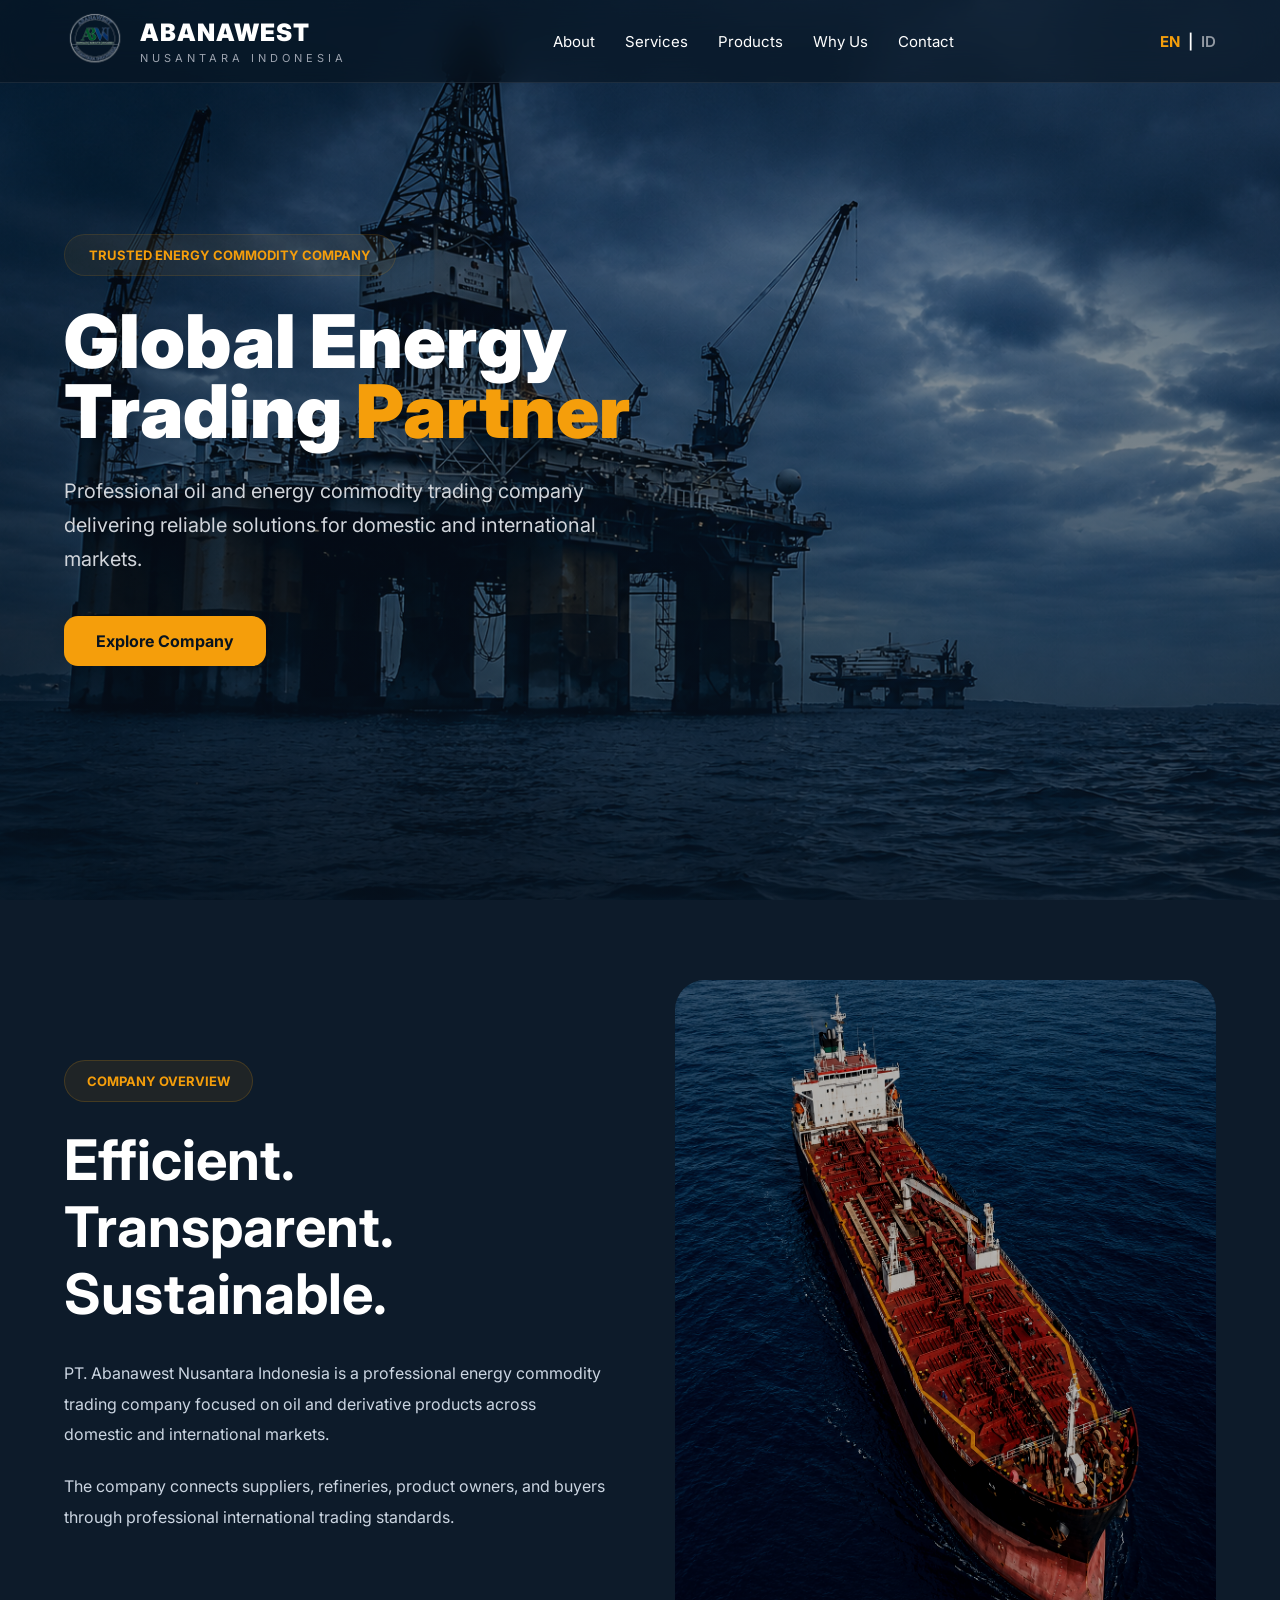
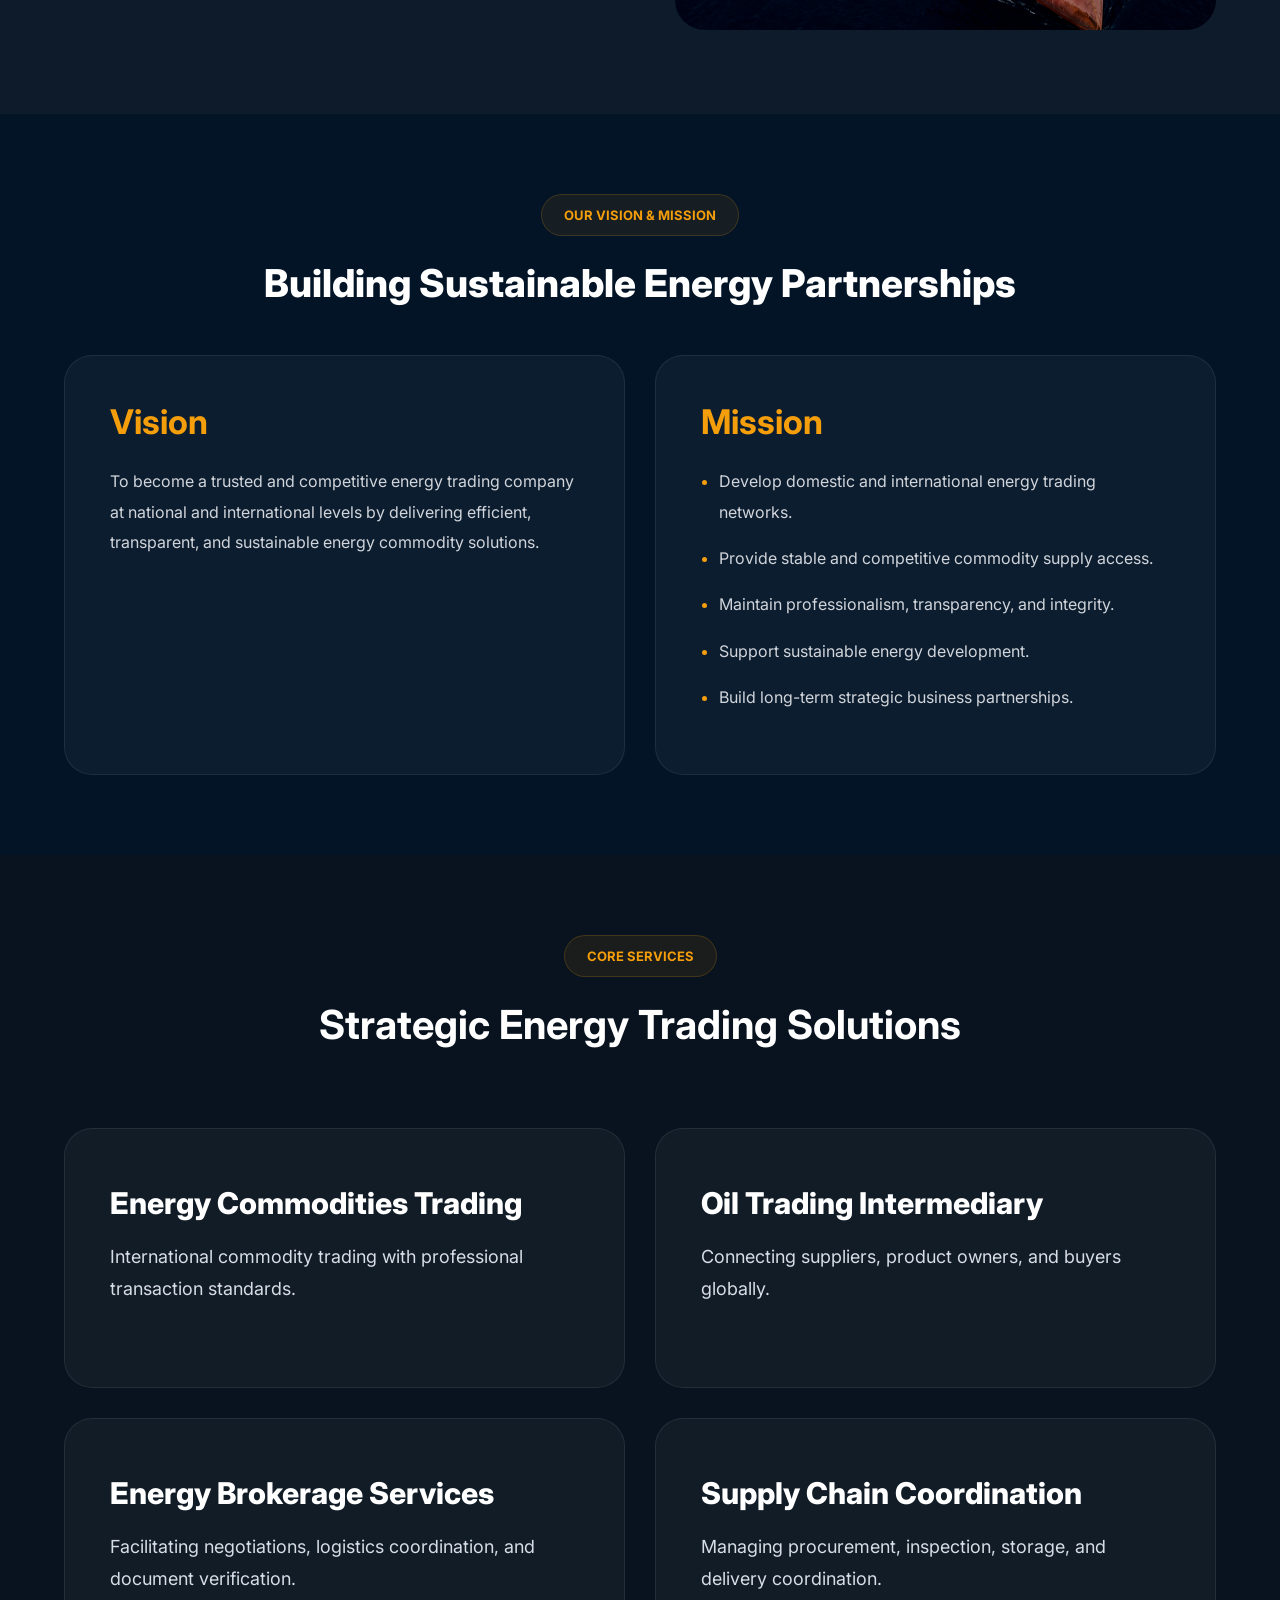
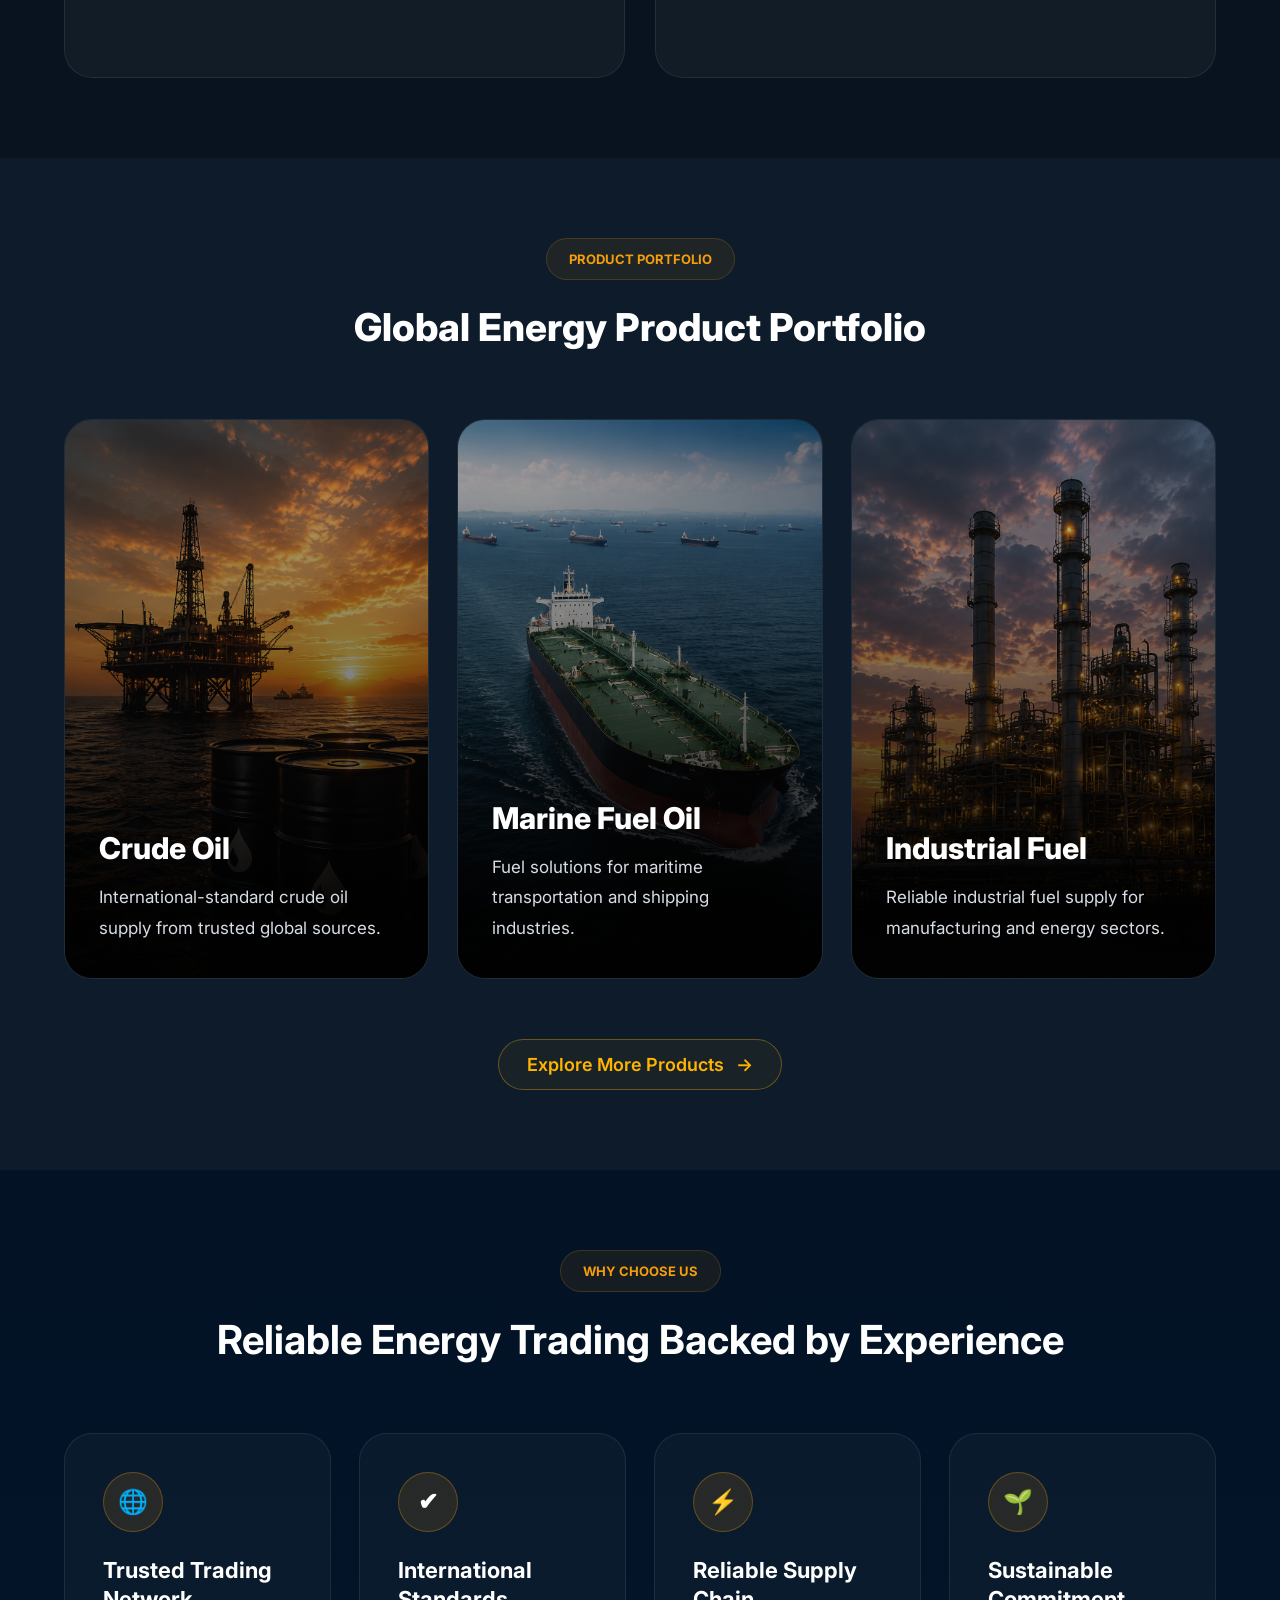
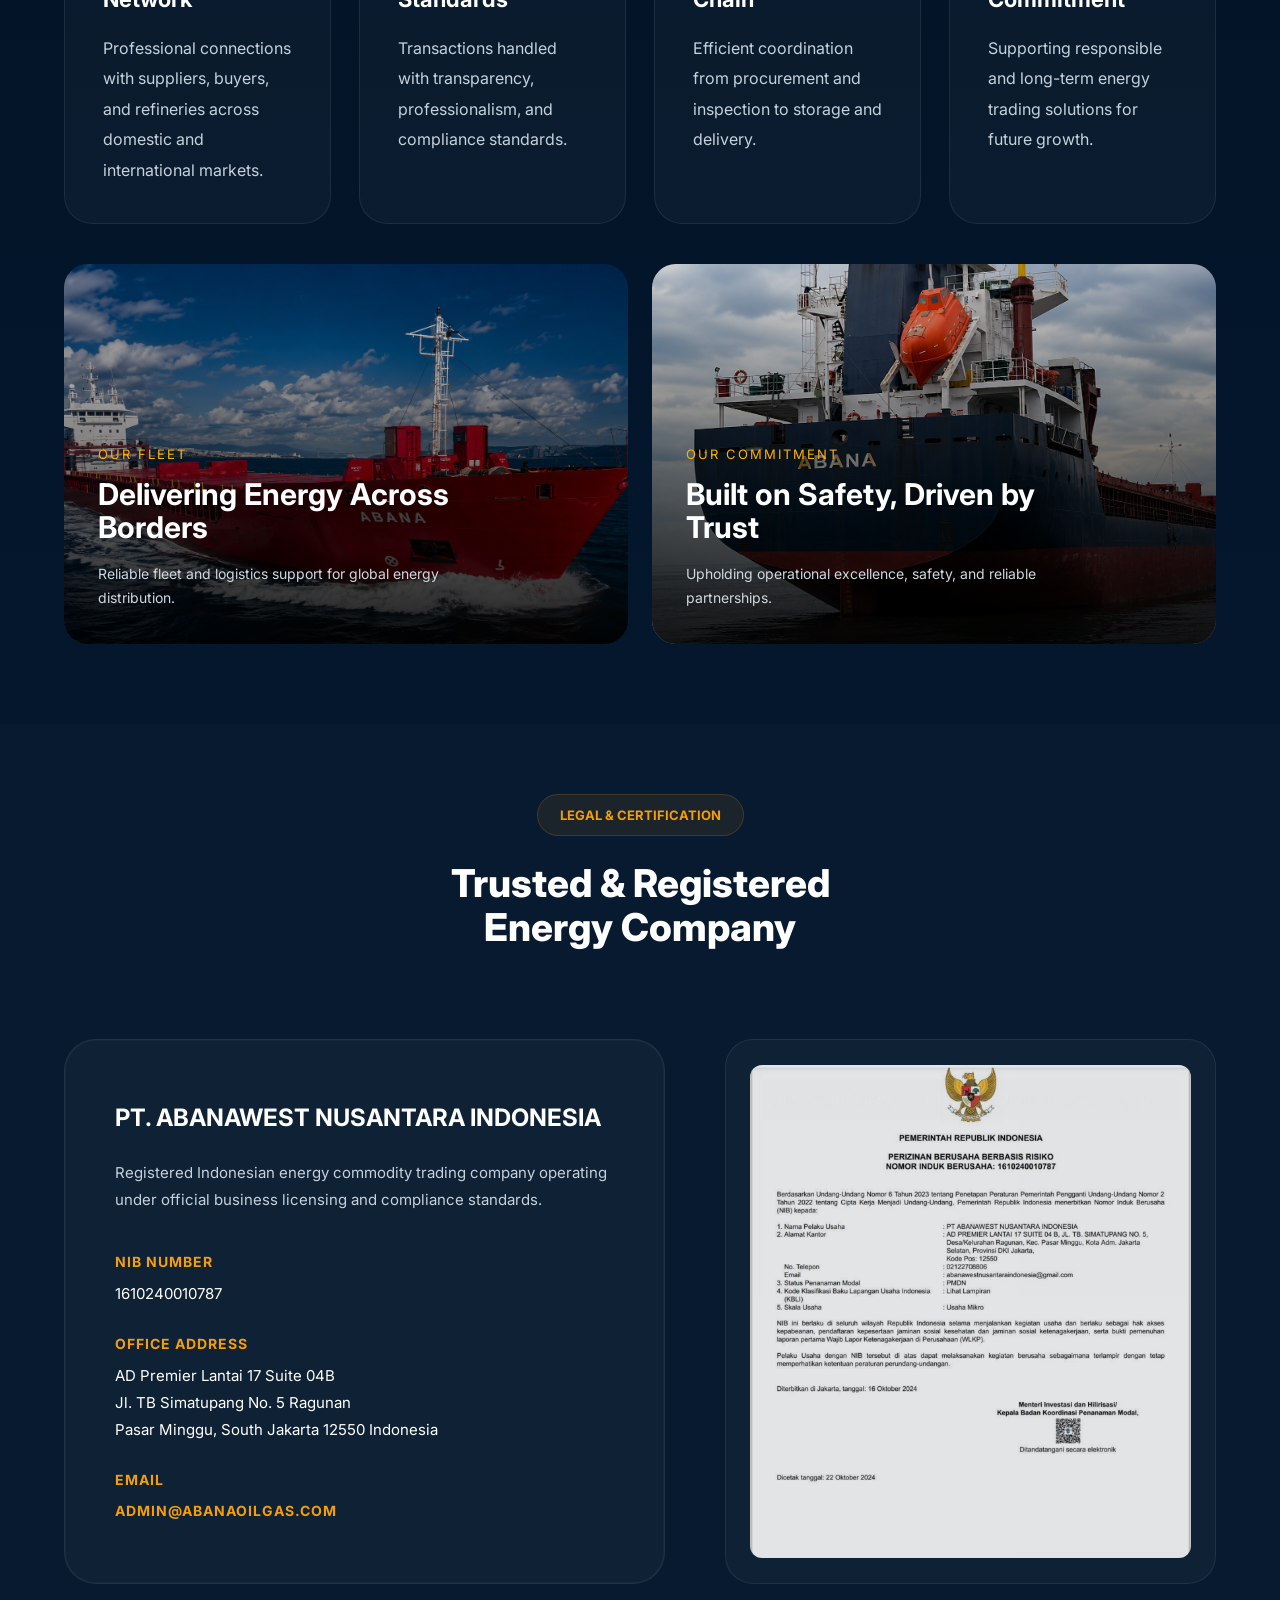
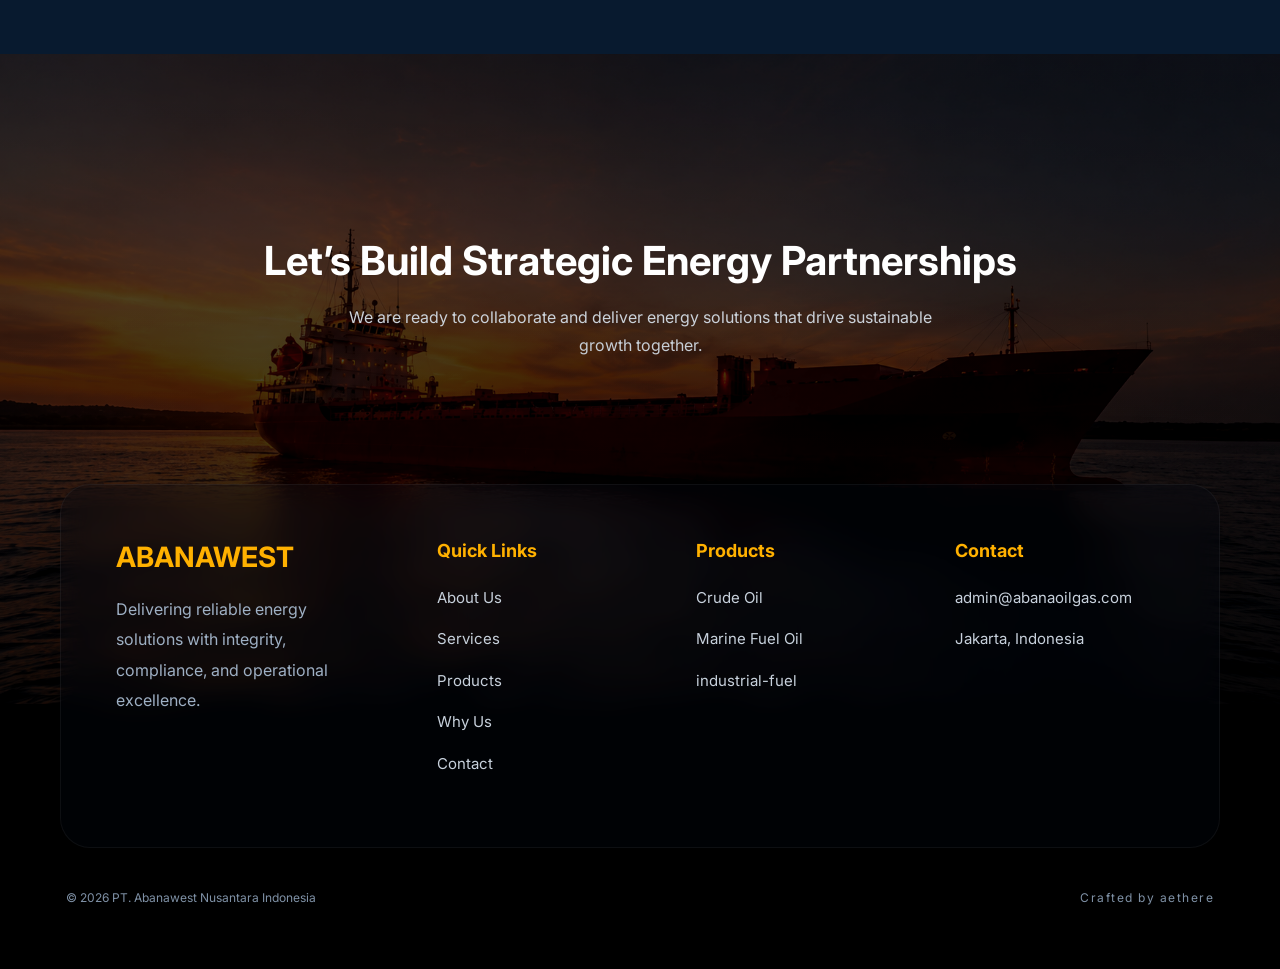
<file: index.html>
<!DOCTYPE html>
<html lang="en">

<head>

  <meta charset="UTF-8"/>

  <meta
    name="viewport"
    content="width=device-width, initial-scale=1.0"
  />

  <title>
    PT. Abanawest Nusantara Indonesia
  </title>

  <!-- GOOGLE FONT -->
  <link rel="preconnect" href="https://fonts.googleapis.com">

  <link
    rel="preconnect"
    href="https://fonts.gstatic.com"
    crossorigin
  >

  <link
    href="https://fonts.googleapis.com/css2?family=Inter:wght@300;400;500;600;700;800;900&display=swap"
    rel="stylesheet"
  >

  <!-- CSS -->
  <link rel="stylesheet" href="style.css"/>

</head>

<body>


  <!-- ========================= -->
  <!-- NAVBAR -->
  <!-- ========================= -->

  <header class="navbar">

    <div class="container nav-wrapper">

      <div class="logo-area">
        </a>

        <img
          src="images/abanalogo.png"
          alt="Abanawest Logo"
        >

        <div class="logo-text">

          <h1>
            ABANAWEST
          </h1>

          <p>
            NUSANTARA INDONESIA
          </p>

        </div>

      </div>


      <nav class="nav-menu">

        <a href="#about">
          About
        </a>

        <a href="#services">
          Services
        </a>

        <a href="#products">
          Products
        </a>

        <a href="#why-us">
          Why Us
        </a>
        
<a href="#footer-contact">
  Contact
</a>
      </nav>


      <div class="right-navbar">

        <div class="language-switcher">

          <span class="lang active" data-lang="en">
            EN
          </span>

          <span>|</span>

          <span class="lang" data-lang="id">
            ID
          </span>

        </div>

        <div class="mobile-menu-btn">

          ☰

        </div>

      </div>

    </div>

  </header>



  <!-- ========================= -->
  <!-- HERO -->
  <!-- ========================= -->

  <section class="hero">

    <div class="hero-overlay"></div>

    <div class="container hero-content">

      <div class="hero-text">

        <span class="hero-badge">

          TRUSTED ENERGY COMMODITY COMPANY

        </span>

        <h1
        data-en="Global Energy <span class='white-text'>Trading</span> <span>Partner</span>"

        data-id="Mitra Perdagangan Energi Global">

        Global Energy <span class="white-text">Trading</span> <span>Partner</span>

        </h1>


        <p

        data-en="Professional oil and energy commodity trading company delivering reliable solutions for domestic and international markets."

        data-id="Perusahaan perdagangan komoditas minyak dan energi profesional yang menyediakan solusi terpercaya untuk pasar domestik dan internasional.">

        Professional oil and energy commodity trading company delivering reliable solutions for domestic and international markets.

        </p>

        <div class="hero-buttons">

          <a
            href="#about"
            class="btn-primary"
          >
            Explore Company
          </a>
        </div>

      </div>

    </div>

  </section>


 <!-- ========================= -->
<!-- ABOUT -->
<!-- ========================= -->

<section
  class="about"
  id="about"
>

  <div class="container about-grid">

    <div class="about-text">

      <span class="section-tag">
        COMPANY OVERVIEW
      </span>

      <h2>

        Efficient.
        Transparent.
        Sustainable.

      </h2>

      <p class="about-p1">

        PT. Abanawest Nusantara Indonesia is a
        professional energy commodity trading
        company focused on oil and derivative
        products across domestic and
        international markets.

      </p>

      <p class="about-p2">

        The company connects suppliers,
        refineries, product owners,
        and buyers through professional
        international trading standards.

      </p>

    </div>

    <div class="about-image">

      <img
        src="images/tanker.jpg"
        alt="Oil Industry"
      >

    </div>

  </div>

</section>



<!-- ========================= -->
<!-- VISION MISSION -->
<!-- ========================= -->

<section
  class="vision-mission"
  id="vision-mission"
>

  <div class="container">

    <div class="section-title center">

      <span class="section-tag">
        OUR VISION & MISSION
      </span>

      <h2 class="vision-title">
        Building Sustainable
        Energy Partnerships
      </h2>

    </div>


    <div class="vm-grid">


      <!-- VISION -->

      <div class="vm-card">

        <h3 class="vision-heading">
          Vision
        </h3>

        <p class="vision-text">

          To become a trusted and competitive
          energy trading company at national
          and international levels by delivering
          efficient, transparent, and sustainable
          energy commodity solutions.

        </p>

      </div>



      <!-- MISSION -->

      <div class="vm-card">

        <h3 class="mission-heading">
          Mission
        </h3>

        <ul class="mission-list">

          <li>
            Develop domestic and international
            energy trading networks.
          </li>

          <li>
            Provide stable and competitive
            commodity supply access.
          </li>

          <li>
            Maintain professionalism,
            transparency, and integrity.
          </li>

          <li>
            Support sustainable
            energy development.
          </li>

          <li>
            Build long-term strategic
            business partnerships.
          </li>

        </ul>

      </div>

    </div>

  </div>

</section>


  <!-- ========================= -->
  <!-- SERVICES -->
  <!-- ========================= -->

  <section
    class="services"
    id="services"
  >

    <div class="container">

      <div class="section-title">

        <span class="section-tag">
          CORE SERVICES
        </span>

<h2 class="services-heading">

  Strategic Energy
  Trading Solutions

</h2>

      </div>

      <div class="service-grid">

        <div class="service-card">

          <h3>
            Energy Commodities Trading
          </h3>

          <p>

            International commodity trading
            with professional transaction
            standards.

          </p>

        </div>

        <div class="service-card">

          <h3>
            Oil Trading Intermediary
          </h3>

          <p>

            Connecting suppliers,
            product owners,
            and buyers globally.

          </p>

        </div>

        <div class="service-card">

          <h3>
            Energy Brokerage Services
          </h3>

          <p>

            Facilitating negotiations,
            logistics coordination,
            and document verification.

          </p>

        </div>

        <div class="service-card">

          <h3>
            Supply Chain Coordination
          </h3>

          <p>

            Managing procurement,
            inspection,
            storage,
            and delivery coordination.

          </p>

        </div>

      </div>

    </div>

  </section>



  <!-- ========================= -->
<!-- PRODUCTS -->
<!-- ========================= -->

<section class="products-section" id="products">

  <div class="container">

    <div class="section-title center">

      <span class="section-tag">
        PRODUCT PORTFOLIO
      </span>

      <h2 class="products-heading">
        Global Energy Product Portfolio
      </h2>

    </div>
    
    <div class="products-grid">

      <!-- CRUDE OIL -->

   <div class="product-card">

  <img
    src="images/crude-oil.jpg"
    alt="Crude Oil"
  >

  <div class="product-overlay"></div>

  <div class="product-content">

    <h3 class="product-title-2">
      Crude Oil
    </h3>

    <p class="product-desc-2">

      International-standard crude oil supply
      from trusted global sources.

    </p>

  </div>

</div>



      <!-- MARINE -->

    <div class="product-card">

  <img
    src="images/marine-fuel-oil.jpg"
    alt="Marine Fuel Oil"
  >

  <div class="product-overlay"></div>

  <div class="product-content">

    <h3 class="product-title-3">
      Marine Fuel Oil
    </h3>

    <p class="product-desc-3">

      Fuel solutions for maritime transportation
      and shipping industries.

    </p>

  </div>

</div>



      <!-- INDUSTRIAL -->
<div class="product-card">

  <img
    src="images/industrial-fuel.jpg"
    alt="Industrial Fuel"
  >

  <div class="product-overlay"></div>

  <div class="product-content">

    <h3 class="product-title-4">
      Industrial Fuel
    </h3>

    <p class="product-desc-4">

      Reliable industrial fuel supply for
      manufacturing and energy sectors.

    </p>

  </div>

</div>


    </div>
<div class="products-more">

  <a href="renewable-energy.html" class="more-products-btn">

    Explore More Products
    <span>→</span>

  </a>

</div>
  </div>

</section>  


<!-- ========================= -->
<!-- WHY US -->
<!-- ========================= -->

<section class="why-section" id="why-us">

  <div class="container">

    <!-- TOP -->

<div class="why-top">

  <div class="why-title-wrap">

    <div class="section-tag">
      WHY CHOOSE US
    </div>

    <h2 class="why-heading">
      Reliable Energy Trading Backed by Experience
    </h2>

  </div>

</div>


    <!-- GRID -->

    <div class="why-grid">

      <!-- CARD 1 -->

      <div class="why-card">

        <div class="why-icon">
          🌐
        </div>

        <h3>
          Trusted Trading Network
        </h3>

        <p>

          Professional connections with suppliers,
          buyers, and refineries across domestic
          and international markets.

        </p>

      </div>



      <!-- CARD 2 -->

      <div class="why-card">

        <div class="why-icon">
          ✔
        </div>

        <h3>
          International Standards
        </h3>

        <p>

          Transactions handled with transparency,
          professionalism, and compliance standards.

        </p>

      </div>



      <!-- CARD 3 -->

      <div class="why-card">

        <div class="why-icon">
          ⚡
        </div>

        <h3>
          Reliable Supply Chain
        </h3>

        <p>

          Efficient coordination from procurement
          and inspection to storage and delivery.

        </p>

      </div>



      <!-- CARD 4 -->

      <div class="why-card">

        <div class="why-icon">
          🌱
        </div>

        <h3>
          Sustainable Commitment
        </h3>

        <p>

          Supporting responsible and long-term
          energy trading solutions for future growth.

        </p>

      </div>

    </div>



    <!-- SHIP SHOWCASE -->

    <div class="ship-showcase">


      <!-- LEFT -->

      <div class="ship-card">

        <img
          src="images/ship-red.jpg"
          alt="ABANA Ship"
        >

<div class="ship-overlay">

  <span class="fleet-label-1">
    OUR FLEET
  </span>

  <h3 class="fleet-title-1">

    Delivering Energy
    Across Borders

  </h3>

  <p class="fleet-desc-1">

    Reliable fleet and logistics support
    for global energy distribution.

  </p>

</div>

      </div>



      <!-- RIGHT -->

      <div class="ship-card">

        <img
          src="images/ship-blue.jpg"
          alt="ABANA Vessel"
        >
<div class="ship-overlay">

  <span class="fleet-label-2">
    OUR COMMITMENT
  </span>

  <h3 class="fleet-title-2">

    Built on Safety,
    Driven by Trust

  </h3>

  <p class="fleet-desc-2">

    Upholding operational excellence,
    safety, and reliable partnerships.

  </p>

</div>

      </div>

    </div>

  </div>

</section>



<!-- ========================= -->
<!-- CERTIFICATIONS -->
<!-- ========================= -->

<section class="certification-section">

  <div class="container">

    <div class="section-title center">

      <span class="section-tag">
        LEGAL & CERTIFICATION
      </span>

    <h2 class="certification-heading">
  Trusted & Registered
  <br>
  Energy Company
</h2>

<br>
  
</h3>

    </div>


    <div class="certification-wrapper">


      <!-- LEFT -->

      <div class="certification-content">

        <h3 class="cert-title">
          PT. ABANAWEST NUSANTARA INDONESIA
        </h3>

        <p class="cert-desc">

          Registered Indonesian energy commodity
          trading company operating under official
          business licensing and compliance standards.

        </p>


        <div class="cert-info">

          <div class="cert-item">

            <span>
              NIB Number
            </span>

            <p>
              1610240010787
            </p>

          </div>


          <div class="cert-item">

            <span>
              Office Address
            </span>

            <p>

              AD Premier Lantai 17 Suite 04B<br>

              Jl. TB Simatupang No. 5 Ragunan<br>

              Pasar Minggu, South Jakarta 12550 Indonesia

            </p>

          </div>


          <div class="cert-item">

            <span>
              Email
            </span>

            <p>

              <span class="email-break">

               admin@abanaoilgas.com

              </span>

            </p>

          </div>

        </div>

      </div>



      <!-- RIGHT -->

      <div class="certificate-image">

        <img
          src="images/certificate.jpg"
          alt="Company Certificate"
        >

      </div>

    </div>

  </div>

</section>



<!-- ========================= -->
<!-- FOOTER -->
<!-- ========================= -->
<footer class="footer" id="footer-contact">


  <!-- FOOTER HERO -->

  <div class="footer-banner">

    <img
      src="images/footer-ship.jpg"
      alt="Energy Ship"
    >

    <div class="footer-overlay"></div>


    <div class="footer-banner-content">

      <h2>

        Let’s Build Strategic
        Energy Partnerships

      </h2>

      <p>

        We are ready to collaborate and deliver
        energy solutions that drive sustainable
        growth together.

      </p>     

    </div>

  </div>



  <!-- MAIN FOOTER -->

 <div class="footer-main transparent-footer">

    <div class="container">

      <div class="footer-grid">


        <!-- BRAND -->

        <div class="footer-brand">

          <h3>
            ABANAWEST
          </h3>

          <p>

            Delivering reliable energy solutions
            with integrity, compliance,
            and operational excellence.

          </p>

        </div>



     <!-- LINKS -->

<div>

  <h4>
    Quick Links
  </h4>

  <ul>

    <li>
      <a href="#about">
        About Us
      </a>
    </li>

    <li>
      <a href="#services">
        Services
      </a>
    </li>

    <li>
      <a href="#products">
        Products
      </a>
    </li>

    <li>
      <a href="#why-us">
        Why Us
      </a>
    </li>

    <li>
      <a href="#footer-contact">
        Contact
      </a>
    </li>

  </ul>

</div>



        <!-- PRODUCTS -->

        <div>

          <h4>
            Products
          </h4>

          <ul>
            
            <li class="footer-product">Crude Oil</li>

        <li class="footer-product">Marine Fuel Oil</li>

          <li class="footer-product">industrial-fuel</li>

          </ul>

        </div>



        <!-- CONTACT -->

        <div>

          <h4>
            Contact
          </h4>

          <ul>

            <li>

              admin@abanaoilgas.com

            </li>

            <li>

              Jakarta, Indonesia

            </li>

          </ul>

        </div>

      </div>



      <!-- BOTTOM -->

      <div class="footer-bottom">

        <p>

          © 2026 PT. Abanawest Nusantara Indonesia

        </p>

        <p class="footer-credit">

          Crafted by aethere

        </p>

      </div>

    </div>

  </div>

</footer>
</section>


  <!-- JS -->
  <script src="script.js"></script>

</body>
</html>
</file>
<file: style.css>
/* ========================= */
  /* RESET */
  /* ========================= */

  *{
    margin:0;
    padding:0;
    box-sizing:border-box;
  }

  html{
    scroll-behavior:smooth;
  }
body{
    font-family:'Inter',sans-serif;
    background:black;
    color:white;
    overflow-x:hidden;
}


  /* ========================= */
  /* CONTAINER */
  /* ========================= */

  .container{
    width:90%;
    max-width:1280px;
    margin:auto;
  }


  /* ========================= */
  /* NAVBAR */
  /* ========================= */

  .navbar{
    position:fixed;
    top:0;
    left:0;

    width:100%;

    z-index:999;

    background:rgba(8,19,31,0.58);

    backdrop-filter:blur(16px);

    border-bottom:1px solid rgba(255,255,255,0.08);
  }

  .nav-wrapper{
    display:flex;
    justify-content:space-between;
    align-items:center;

    padding:10px 0;
  }

  .logo-area{
    display:flex;
    align-items:center;
    gap:14px;
  }

  .logo-area img{
    width:62px;
    height:62px;
  }

  .logo-text h1{
    font-size:24px;

    font-weight:900;

    letter-spacing:1px;
  }

  .logo-text p{
    color:#9ca3af;

    font-size:11px;

    letter-spacing:4px;

    margin-top:4px;
  }

.hero-btn-outline{

  display:inline-flex;

  align-items:center;

  justify-content:center;

  padding:18px 42px;

  border-radius:18px;

  border:1px solid rgba(255,255,255,0.18);

  background:rgba(255,255,255,0.03);

  color:#ffffff;

  text-decoration:none;

  font-weight:600;

  font-size:18px;

  backdrop-filter:blur(10px);

  transition:0.3s;
}

.hero-btn-outline:hover{

  background:rgba(255,177,0,0.12);

  border-color:#ffb100;

  color:#ffb100;
}
  /* ========================= */
  /* NAV MENU */
  /* ========================= */

  .mobile-menu-btn{
    display:none;

    font-size:30px;

    color:white;

    cursor:pointer;

    user-select:none;
  }

  .nav-menu{
    display:flex;
    gap:30px;
  }

  .nav-menu a{
    text-decoration:none;

    color:white;

    font-size:15px;

    transition:0.3s ease;
  }

  .nav-menu a:hover{
    color:#f7a600;
  }

  .nav-menu a.active{
    color:#f7a600;
  }

  /* ========================= */
  /* LANGUAGE SWITCHER */
  /* ========================= */

  .right-navbar{

    display:flex;

    align-items:center;

    gap:28px;
  }

  .language-switcher{

    display:flex;

    align-items:center;

    gap:8px;

    font-size:15px;

    font-weight:600;
  }

  .lang{

    cursor:pointer;

    color:rgba(255,255,255,0.55);

    transition:0.3s;
  }

  .lang:hover{
    color:#f59e0b;
  }

  .lang.active{

    color:#f59e0b;

    font-weight:700;
  }

  /* ========================= */
  /* HERO */
  /* ========================= */

  .hero{
    min-height:100vh;

    position:relative;

    display:flex;
    align-items:center;
  background:
  linear-gradient(
    rgba(8,19,31,0.38),
    rgba(8,19,31,0.62)
  ),

    url('./images/hero-bg.png');

    background-size:cover;

    background-position:center;

    background-repeat:no-repeat;
  }

  .hero-content{
    position:relative;
    z-index:2;
  }

  .hero-text{
    max-width:760px;
  }

  .hero-badge{
    display:inline-block;

    padding:12px 24px;

    border-radius:50px;

    background:rgba(245,158,11,0.06);

    border:1px solid rgba(245,158,11,0.12);

    color:#f59e0b;

    font-size:13px;
    font-weight:700;

    margin-bottom:30px;
  }

  .hero-text h1{

    font-size:74px;

    line-height:0.95;

    font-weight:900;

    margin-bottom:28px;
  }

  .hero-text h1 span{
    color:#f59e0b;
  }

  .hero-text h1 .white-text{
    color:white;
  }

  .hero-text p{

  max-width:540px;
    color:#d1d5db;

    font-size:20px;

    line-height:1.7;

    margin-bottom:40px;
  }

  .hero-buttons{
    display:flex;
    gap:20px;
  }

  .btn-primary{
    background:#f59e0b;

    color:#08131f;

  padding:15px 32px;

    border-radius:14px;

    text-decoration:none;

    font-weight:700;

    transition:0.3s;
  }

  .btn-primary:hover{
    transform:translateY(-4px);
  }

  .btn-secondary{
  border:1px solid rgba(255,255,255,0.28);

    color:white;

    padding:16px 34px;

    border-radius:14px;

    text-decoration:none;

    font-weight:700;

    transition:0.3s;
  }

  .btn-secondary:hover{
  border-color:rgba(245,158,11,0.45);

    color:#f59e0b;
  }


  /* ========================= */
  /* GENERAL SECTION */
  /* ========================= */

  section{
    padding:120px 0;
  }

  .section-title{
    text-align:center;

    margin-bottom:80px;
  }

  .section-tag{
    display:inline-block;

    padding:12px 22px;

    border-radius:50px;

    background:rgba(245,158,11,0.08);

    border:1px solid rgba(245,158,11,0.18);

    color:#f59e0b;

    margin-bottom:25px;

    font-size:13px;

    font-weight:700;
  }

.section-title h2{

    font-size:40px;

    line-height:1.15;

    max-width:980px;

    margin:auto;
}

  /* ========================= */
  /* ABOUT */
  /* ========================= */

  .about{
    background:#0d1b2a;
    padding-top:95px;
      padding:80px 0 80px;
  }

  .about-grid{
    display:grid;

    grid-template-columns:1fr 1fr;

    gap:70px;

    align-items:center;
  }

  .about-text h2{
    font-size:56px; 

    line-height:1.2;

    margin-bottom:30px;
  }

  .about-text p{
    color:#cbd5e1;

    line-height:1.9;

    margin-bottom:22px;
  }

  .about-image img{

    width:100%;

    height:650px;

    object-fit:cover;

    border-radius:30px;

    filter:
    brightness(0.72)
    contrast(1.08)
    saturate(0.92);

    transition:0.4s;
  }
  .about-image img:hover{

    filter:
    brightness(0.88)
    contrast(1.12)
    saturate(1);

    transform:scale(1.01);
  }
  /* ========================= */
  /* VISION MISSION */
  /* ========================= */

  .vision-mission{

   padding:80px 0;

    background:#031427;
  }

  .section-title.center{

    text-align:center;

    margin-bottom:50px;
  }

  .certification-heading{

  font-size:58px;

  line-height:1.15;

  max-width:900px;

  margin:auto;
}
  .section-title.center h2{

    max-width:950px;

    margin:auto;

    font-size:clamp(30px,3vw,42px);

    line-height:1.15;

    font-weight:800;
  }

  .vm-grid{

    display:grid;

    grid-template-columns:1fr 1fr;

    gap:30px;
  }

  .vm-card{

    background:
    rgba(255,255,255,0.04);

    border:
    1px solid rgba(255,255,255,0.08);

    border-radius:28px;

    padding:45px;

    transition:0.35s;
  }

  .vm-card:hover{

    transform:translateY(-6px);

    border-color:#f59e0b;
  }

  .vm-card h3{

    font-size:34px;

    margin-bottom:24px;

    color:#f59e0b;
  }

  .vm-card p{

    color:#d1d5db;
  max-width:520px;
    line-height:1.9;

    font-size:16px;
  }

  .vm-card ul{

    padding-left:18px;
  }

  .vm-card li{

    color:#d1d5db;

    line-height:1.9;

    margin-bottom:16px;

    font-size:16px;
  }

  .vm-card li::marker{

    color:#f59e0b;
  }
  /* ========================= */
  /* SERVICES */
  /* ========================= */

  /* SERVICES SPACING */

.services{
background:#08131f;
position:relative;
z-index:2;
  padding:80px 0 80px !important;
}

  .service-grid{
    display:grid;

    grid-template-columns:repeat(2,1fr);

    gap:30px;
  }

  .service-card{

    background:rgba(255,255,255,0.04);

    border:1px solid rgba(255,255,255,0.08);

    padding:55px 45px;

    min-height:260px;

    border-radius:28px;

    transition:0.35s;
  }

  .service-card:hover{

    transform:translateY(-8px);

    border-color:#f59e0b;
  }

  .service-card h3{

    font-size:30px;

    line-height:1.3;

    margin-bottom:18px;

    font-weight:800;
  }

  .service-card p{

    color:#d7dde5;

    font-size:18px;

    line-height:1.8;

    max-width:520px;
  }

  /* ========================= */
  /* PRODUCTS */
  /* ========================= */

  .products-section{

  padding:80px 0 80px;

    background:#0d1b2a;
  }

.products-grid{

    display:grid;

    grid-template-columns:repeat(3,1fr);

    gap:28px;

    margin-top:70px;
}

  .product-card{

    position:relative;

    overflow:hidden;

    min-height:560px;

    border-radius:28px;

    border:1px solid rgba(255,255,255,0.08);

    transition:0.4s;
  }

  .product-card:hover{

    transform:translateY(-10px);
  }

  .product-card img{

    position:absolute;

    inset:0;

    width:100%;

    height:100%;   

    object-fit:cover;

    transition:0.5s;

    filter:
    saturate(0.88)
    contrast(0.92)
    brightness(0.92);
  }

  .product-card:hover img{

    transform:scale(1.06);
  }

  .product-overlay{

    position:absolute;

    inset:0;

    background:
    linear-gradient(
    to top,
    rgba(0,0,0,0.94) 12%,
    rgba(0,0,0,0.38) 58%,
    rgba(0,0,0,0.12) 100%
    );
  }

  .product-content{

    position:absolute;

    bottom:0;

    left:0;

    width:100%;

    padding:34px;
  }

  .product-content h3{

    font-size:30px;

    line-height:1.3;

    margin-bottom:14px;

    font-weight:800;

    color:white;
  }

  .product-content p{

    color:#d7dde5;

    font-size:17px;

    line-height:1.8;
  }


  /* ========================= */
  /* WHY US */
  /* ========================= */

  .why-grid{
    display:grid;

    grid-template-columns:repeat(3,1fr);

    gap:25px;
  }

  .why-card{
    background:rgba(255,255,255,0.04);

    border:1px solid rgba(255,255,255,0.08);

    padding:35px;

    border-radius:24px;

    font-size:22px;

    font-weight:700;

    transition:0.3s;
  }

  .why-card:hover{
    border-color:#f59e0b;

    transform:translateY(-6px);
  }


  /* ========================= */
/* FOOTER */
/* ========================= */

.footer{

  position:relative;

  background:transparent;

  margin-top:-120px;

  z-index:2;
}

/* BANNER */

.footer-banner{

  position:relative;

  height:72vh;

  min-height:650px;

  overflow:hidden;
}

.footer-banner img{
  width:100%;
  height:100%;
  object-fit:cover;

  filter:
  brightness(0.38)
  contrast(1.08)
  saturate(0.9);
}

.footer-overlay{

  position:absolute;

  inset:0;

  background:linear-gradient(
    to bottom,
    rgba(0,0,0,0.10) 0%,
    rgba(0,0,0,0.18) 45%,
    rgba(0,0,0,0.08) 75%,
    rgba(0,0,0,0) 100%
  );
}

.footer-banner::after{

  content:"";

  position:absolute;

  left:0;
  right:0;
  bottom:0;

  height:420px;

  background:linear-gradient(
    to bottom,
    rgba(0,0,0,0) 0%,
    rgba(0,0,0,0.12) 35%,
    rgba(0,0,0,0.28) 70%,
    rgba(0,0,0,0.45) 100%
  );

  z-index:1;
}
.footer-banner-content{

  position:absolute;
  inset:0;

  display:flex;
  flex-direction:column;

  justify-content:center;
  align-items:center;

  text-align:center;

  padding:20px;

  transform:translateY(-65px);
}

.footer-banner-content h2{

  font-size:40px;

  line-height:1.08;

  max-width:760px;

  margin-bottom:20px;
}

.footer-banner-content p{
  max-width:620px;

  color:#d1d8e0;

  line-height:1.8;

  font-size:16px;

  margin-bottom:28px;
}

.footer-btn{
  display:inline-flex;

  align-items:center;
  justify-content:center;

  padding:15px 34px;

  background:#ffb100;

  color:#07111d;

  border-radius:999px;

  font-weight:700;

  text-decoration:none;

  transition:0.3s;
}

.footer-btn:hover{
  transform:translateY(-3px);
}

/* MAIN FOOTER */

.footer-main{

  margin-top:-220px;

  position:relative;

  z-index:5;
}

.footer-grid{

background:rgba(24, 3, 21, 0.38);

  border:1px solid rgba(255,255,255,0.06);

  border-radius:30px;

  padding:55px;

  display:grid;

  grid-template-columns:1.3fr 1fr 1fr 1fr;

  gap:50px;

  backdrop-filter:blur(18px);

box-shadow:
0 20px 80px rgba(0,0,0,0.35);
}

.footer-brand h3{
  font-size:28px;

  color:#ffb100;

  margin-bottom:20px;
}

.footer-brand p{
  color:#9eb0c4;

  line-height:1.9;

  font-size:16px;

  max-width:260px;
}

.footer-grid h4{
  color:#ffb100;

  margin-bottom:24px;

  font-size:18px;
}

.footer-grid ul{
  list-style:none;
}

.footer-grid li{
  margin-bottom:16px;

  color:#c7d1dc;

  line-height:1.7;

  font-size:15px;
}

.footer-grid a{
  color:#c7d1dc;

  text-decoration:none;

  transition:0.3s;
}

.footer-grid a:hover{
  color:#ffb100;
}

/* BOTTOM */

.footer-bottom{
  display:flex;

  justify-content:space-between;
  align-items:center;

  padding:24px 6px;

  margin-top:18px;
}

.footer-bottom p{
  color:#7d8ea3;

  font-size:12px;

  margin:0;
}

.footer-credit{
  letter-spacing:1px;
}

/* MOBILE */

@media(max-width:768px){

  .footer-banner{
    height:300px;
  }

  .footer-banner-content h2{
    font-size:34px;
  }

  .footer-banner-content p{
    font-size:14px;
  }

  .footer-grid{
    grid-template-columns:1fr;

    padding:34px 28px;

    gap:30px;
  }

  .footer-main{
      margin-top:-45px;
  }

  .footer-bottom{
    flex-direction:column;

    gap:8px;

    text-align:center;
  }
}
  /* ========================= */
/* WHY US */
/* ========================= */

.why-section{

     padding: 80px 0 80px !important;

  background:linear-gradient(to bottom,#031225,#04172d);
}

.why-top{

  display:flex;

  justify-content:center;

  align-items:center;

  text-align:center;

  margin-bottom:50px;
}

.why-heading{

  font-size:48px;

  line-height:1.08;

  max-width:620px;
}

.why-description{

  max-width:360px;

  color:#a8b4c2;

  line-height:1.7;

  font-size:15px;
}

.why-grid{

  display:grid;

  grid-template-columns:repeat(4,1fr);

  gap:24px;

  margin-bottom:40px;
}

.why-card{

  background:#0b1f38;

  border:1px solid rgba(255,255,255,0.08);

  border-radius:24px;

  padding:34px 28px;

  transition:0.3s;
}

.why-card:hover{

  transform:translateY(-6px);

  border-color:#ffb100;
}

.why-icon{

  font-size:34px;

  margin-bottom:26px;
}

.why-card h3{

  font-size:30px;

  line-height:1.2;

  margin-bottom:18px;
}

.why-card p{

  color:#aab6c3;

  line-height:1.8;

  font-size:15px;
}


/* SHIP SHOWCASE */

.ship-showcase{

  display:grid;

  grid-template-columns:1fr 1fr;

  gap:24px;
}

.ship-card{

  position:relative;

  overflow:hidden;

  border-radius:24px;

  height:380px;
}

.ship-card img{

  width:100%;

  height:100%;

  object-fit:cover;

  transition:0.5s;
}

.ship-card:hover img{

  transform:scale(1.05);
}

.ship-overlay{

  position:absolute;

  inset:0;

  display:flex;

  flex-direction:column;

  justify-content:flex-end;

  align-items:flex-start;

  padding:34px;

  background:linear-gradient(
    to top,
    rgba(0,0,0,0.88),
    rgba(0,0,0,0.1)
  );
}

.ship-overlay span{

  color:#ffb100;

  font-size:13px;

  letter-spacing:2px;

  margin-bottom:16px;
}

.ship-overlay h3{

  font-size:30px;

  line-height:1.1;

  margin-bottom:18px;

  max-width:420px;
}

.ship-overlay p{

  color:#d1d8e0;

  line-height:1.7;

  max-width:360px;

  font-size:14px;
}
  /* ========================= */
  /* CERTIFICATION */
  /* ========================= */

  .certification-section{

    padding:70px 0;

    background:#081a2f;
  }

 .certification-wrapper{

  margin-top:70px;

  display:grid;

  grid-template-columns:1.1fr 0.9fr;

  gap:60px;

  align-items:stretch;
}

.certification-content{

  background:rgba(255,255,255,0.03);

  border:1px solid rgba(255,255,255,0.08);

  box-shadow:0 0 0 1px rgba(255,255,255,0.03) inset;

  border-radius:32px;

  padding:50px;

  height:100%;

  display:flex;

  flex-direction:column;

  justify-content:center;
}

  .cert-title{

    font-size:38px;

    line-height:1.3;

    margin-bottom:24px;

    color:#fff;

    font-weight:800;
  }

  .cert-title{

   font-size:24px !important;

  line-height:1.35 !important;

  font-weight:700 !important;

  max-width:520px;

  padding-top:12px;
}
  .cert-desc{

    color:#c7d1dc;

    line-height:1.8;

    margin-bottom:40px;

      font-size:15px;
  }

  .cert-info{

    display:flex;

    flex-direction:column;

    gap:28px;
  }

  .cert-item span{

    display:block;

    color:#f59e0b;

    font-size:14px;

    font-weight:700;

    letter-spacing:1px;

    margin-bottom:10px;

    text-transform:uppercase;
  }

  .cert-item p{

    color:#fff;

    line-height:1.8;

   font-size:15px;

  }

.certificate-image{

  background:rgba(255,255,255,0.03);

  border:1px solid rgba(255,255,255,0.08);

  border-radius:28px;

  padding:24px;

  overflow:hidden;

  display:flex;

  align-items:flex-start;

  justify-content:center;
}

.certificate-image img{

  width:100%;

  max-width:620px;

  height:auto;

  display:block;

  margin:auto;

  object-fit:contain;

  opacity:0.92;

  padding:0;

  border-radius:12px;

  filter:
  brightness(0.96)
  contrast(1);
}
.email-break{

  word-break:break-word;
}

/* ========================= */
/* WHY US */
/* ========================= */

.why-heading{

  font-size:40px;

  line-height:1.15;

  max-width:980px;

  margin:auto;
}

.why-grid{

  margin-top:70px;

  display:grid;

  grid-template-columns:repeat(4,1fr);

  gap:28px;
}

.why-card{

  background:rgba(255,255,255,0.03);

  border:1px solid rgba(255,255,255,0.08);

  border-radius:28px;

  padding:38px;

  transition:0.4s;
}

.why-card:hover{

  transform:translateY(-8px);

  border-color:#f59e0b;
}

.why-icon{

  width:60px;

  height:60px;

  border-radius:50%;

  background:rgba(245,158,11,0.12);

  border:1px solid rgba(245,158,11,0.3);

  display:flex;

  align-items:center;

  justify-content:center;

  font-size:24px;

  margin-bottom:24px;
}

.why-card h3{

  font-size:22px;

  line-height:1.35;

  margin-bottom:18px;

  color:#fff;
}
.why-card p{

  color:#c7d1dc;

  line-height:1.9;

  font-size:16px;

  font-weight:400;
}



/* ========================= */
/* CONTACT */
/* ========================= */

.contact-section{

  position:relative;

  z-index:2;

  padding:70px 0 0;

  background:transparent;
}

.contact-wrapper{

  display:grid;

  grid-template-columns:1fr 1fr;

  gap:70px;

align-items:flex-start;
}

.contact-heading{

  font-size:58px;

  line-height:1.08;

  margin:26px 0;

  max-width:620px;
}

.contact-text{

  color:#c7d1dc;

  line-height:1.9;

  max-width:560px;

  margin-top:10px;

  margin-bottom:34px;

  font-size:16px;
}

.contact-btn{

  display:inline-flex;

  align-items:center;

  justify-content:center;
margin-top:10px;
  padding:18px 34px;

  border-radius:50px;

  background:#f59e0b;

  color:#fff;

  font-weight:700;

  transition:0.3s;
}

.contact-btn:hover{

  transform:translateY(-4px);
}

.contact-info{

  background:rgba(255,255,255,0.03);

  border:1px solid rgba(255,255,255,0.08);

  border-radius:30px;

  padding:50px;
}

.contact-item{

  margin-bottom:34px;
}

.contact-item:last-child{

  margin-bottom:0;
}

.contact-item span{

  display:block;

  color:#f59e0b;

  font-size:14px;

  font-weight:700;

  letter-spacing:1px;

  margin-bottom:14px;
}

.contact-item p{

  color:#fff;

  line-height:1.9;

  font-size:17px;
}

.email-break{

  word-break:break-word;
    font-size:15px;
}



/* ========================= */
/* TABLET */
/* ========================= */

@media(max-width:991px){

  .why-grid{

    grid-template-columns:repeat(2,1fr);
  }

  .contact-wrapper{

    grid-template-columns:1fr;
  }

  .contact-heading{

    font-size:52px;
  }

}



/* ========================= */
/* MOBILE */
/* ========================= */

@media(max-width:768px){

  .why-grid{

    grid-template-columns:1fr;
  }

  .why-heading{

    font-size:38px;
  }

  .why-card{

    padding:30px;
  }

  .why-card h3{

    font-size:22px;
  }

  .contact-section{

    padding:100px 0;
  }

  .contact-heading{

    font-size:40px;
  }

  .contact-info{

    padding:34px 28px;
  }

  .contact-item p{

    font-size:15px;
  }

  .ship-showcase{

  grid-template-columns:1fr;

  gap:20px;
}

.ship-card{

  height:320px;
}

.ship-overlay{

  padding:24px;
}

.ship-overlay h3{

  font-size:34px;

  max-width:280px;
}

.ship-overlay p{

  font-size:14px;

  max-width:260px;

  line-height:1.6;
}
}
  /* ========================= */
  /* TABLET */
  /* ========================= */

  @media(max-width:991px){

    .certification-wrapper{

      grid-template-columns:1fr;

   gap:80px;
    }

   .cert-title{

  font-size:30px;

  line-height:1.35;

  padding-top:12px;

  margin-bottom:24px;

  color:#fff;

  font-weight:700;

  max-width:520px;
}

  }


  /* ========================= */
  /* MOBILE */
  /* ========================= */

  @media(max-width:768px){

    .certification-content{

      padding:34px 28px;
    }

    .cert-title{

      font-size:28px;
    }

    .cert-desc,
    .cert-item p{

      font-size:15px;

      line-height:1.8;
    }

  }

  /* ========================= */
  /* RESPONSIVE TABLET */
  /* ========================= */

  @media(max-width:992px){

  .hero-text h1{

    font-size:36px;

    line-height:0.95;

    max-width:320px;
  }

    .hero-text p{
      font-size:18px;
        max-width:330px;
    }

  .about-grid,
  .service-grid,
  .why-grid,
  .footer-grid{

    grid-template-columns:1fr;

    gap:20px;
  }

  .products-grid{

    grid-template-columns:1fr;

    gap:24px;
  }
    .section-title h2,
    .about-text h2{
      font-size:px;
    }

    .vision-title{
    font-size:74px;
    line-height:0.95;
    font-weight:900;
    letter-spacing:-2px;
}

  }
/* ========================= */
/* FOOTER */
/* ========================= */

.footer{

  position:relative;

  margin-top:0;

  background:transparent;
  padding-bottom:40px;
}

.footer .container{

  width:100%;

  max-width:1400px;

  margin:auto;

  padding:0 60px;
}

.footer-bottom{

  display:flex;

  justify-content:space-between;

  align-items:center;

  padding:24px 6px;

  margin-top:18px;

  position:relative;

  z-index:5;
}

.footer-bottom p{

  margin:0;

  color:#7f91a6;

  font-size:12px;
}

.footer-credit{

  color:#5f7084;

  font-size:11px;

  letter-spacing:1.5px;

  text-align:right;
}

  /* ========================= */
  /* RESPONSIVE MOBILE */
  /* ========================= */

  @media(max-width:768px){

    .vm-grid{
  align-items:start;
    grid-template-columns:1fr;
      gap:24px;
  }

  .vm-card{

    padding:30px;
  }

  .vm-card h3{

    font-size:28px;
  }

  .vm-card p,
  .vm-card li{

    font-size:15px;

    line-height:1.8;
  }
    /* NAVBAR */

    .mobile-menu-btn{
      display:block;
    }

    .navbar{
      background:rgba(8,19,31,0.82);

      backdrop-filter:blur(14px);
    }

    .nav-wrapper{
      padding:10px 0;
    }

    .logo-area{
      gap:10px;
    }

    .logo-area img{
      width:42px;
      height:42px;
    }

    .logo-text h1{
      font-size:15px;
    }

    .logo-text p{
      font-size:8px;

      letter-spacing:3px;

      margin-top:2px;
    }

    .nav-menu{

      position:absolute;

      top:78px;

      right:14px;

      width:220px;

      background:rgba(8,19,31,0.94);

      backdrop-filter:blur(18px);

      border:1px solid rgba(255,255,255,0.08);

      border-radius:18px;

      padding:10px;

      display:none;

      flex-direction:column;

      gap:4px;

      box-shadow:
      0 20px 40px rgba(0,0,0,0.35);
    }

    .nav-menu.active{
      display:flex;
    }

  .nav-menu a.active{
    color:#f7a600;
  }

    .nav-menu a{

      width:100%;

      padding:14px 16px;

      border-radius:12px;

      font-size:14px;
    }


    /* HERO */

    .hero{

      min-height:100vh;

    padding:70px 0 50px;

      display:flex;

      align-items:flex-start;

      background:
      linear-gradient(
        rgba(8,19,31,0.18),
        rgba(8,19,31,0.50)
      ),

      url('./images/hero-bg.png');

      background-size:cover;

    background-position:74% center;

      background-repeat:no-repeat;
    }

    .hero-content{
      width:100%;

    padding-top:14px;
    }

    .hero-text{
      max-width:100%;

      padding:0 14px;
    }

  .hero-badge{

    font-size:10px;

    padding:10px 18px;

      margin-bottom:18px;
    }

    .hero-text h1{

      font-size:40px;

      line-height:1.0;

      letter-spacing:-2px;

      margin-bottom:22px;
    }

    .hero-text p{
  text-shadow:0 2px 10px rgba(0,0,0,0.35);
      font-size:16px;

      line-height:1.7;

      max-width:100%;

      margin-bottom:30px;
    }

    .hero-buttons{

      display:flex;

      flex-direction:column;

      gap:14px;
    }

    .btn-primary,
    .btn-secondary{

      width:100%;

      text-align:center;

    padding:15px 22px;

      border-radius:16px;

      font-size:15px;
    }


    /* SECTION */

    section{
      padding:80px 0;
    }

    .section-title{
      margin-bottom:45px;
    }

    .section-title h2,
    .about-text h2{

      font-size:34px;

      line-height:1.2;
    }

    .section-tag{

    font-size:11px;

      padding:9px 16px;
    }


    /* GRID */

.about-grid,
.service-grid,
.why-grid,
.footer-grid{

  grid-template-columns:1fr;

  gap:20px;
}

.products-grid{

  grid-template-columns:1fr;

  gap:24px;
}


    /* ABOUT */

    .about-text{
      order:2;
    }

    .about-image{
      order:1;
    }

    .about-image img{

      width:100%;

      height:320px;

      object-fit:cover;

      border-radius:24px;
    }

    .about-text p{

      font-size:15px;

      line-height:1.8;
    }


    /* CARDS */

  .service-card,
  .why-card{

    padding:28px;

    border-radius:22px;
  }

  .product-card{

    min-height:500px;

    border-radius:22px;
  }

    .service-card h3,
    .product-card h3{

      font-size:22px;
    }

    .service-card p{

      font-size:15px;

      line-height:1.7;
    }

.footer .container{

  padding:0 20px;
}

.footer-bottom{

  flex-direction:column;

  gap:8px;

  text-align:center;
}

.footer-credit{

  text-align:center;
} 
  
  }

.transparent-footer{

  background:transparent !important;

  margin-top:-220px;

  position:relative;

  z-index:10;
}

.transparent-footer .footer-grid{

  background:rgba(2,10,20,0.28);

  backdrop-filter:blur(14px);

  -webkit-backdrop-filter:blur(14px);

  border:1px solid rgba(255,255,255,0.05);

  box-shadow:
  0 20px 80px rgba(0,0,0,0.35);
}

.footer{

  background:transparent !important;
}

.products-more{
    text-align:center;
    margin-top:60px;
}

.more-products-btn{
    display:inline-flex;
    align-items:center;
    gap:12px;
    padding:14px 28px;
    border:1px solid rgba(255,180,0,0.35);
    border-radius:999px;
    color:#ffb400;
    text-decoration:none;
    font-size:18px;
    font-weight:600;
    background:rgba(255,180,0,0.05);
    transition:0.3s ease;
}

.more-products-btn:hover{
    background:#ffb400;
    color:#08131f;
    transform:translateY(-2px);
}

.more-products-btn span{
    transition:0.3s ease;
}

.more-products-btn:hover span{
    transform:translateX(4px);
}
</file>
